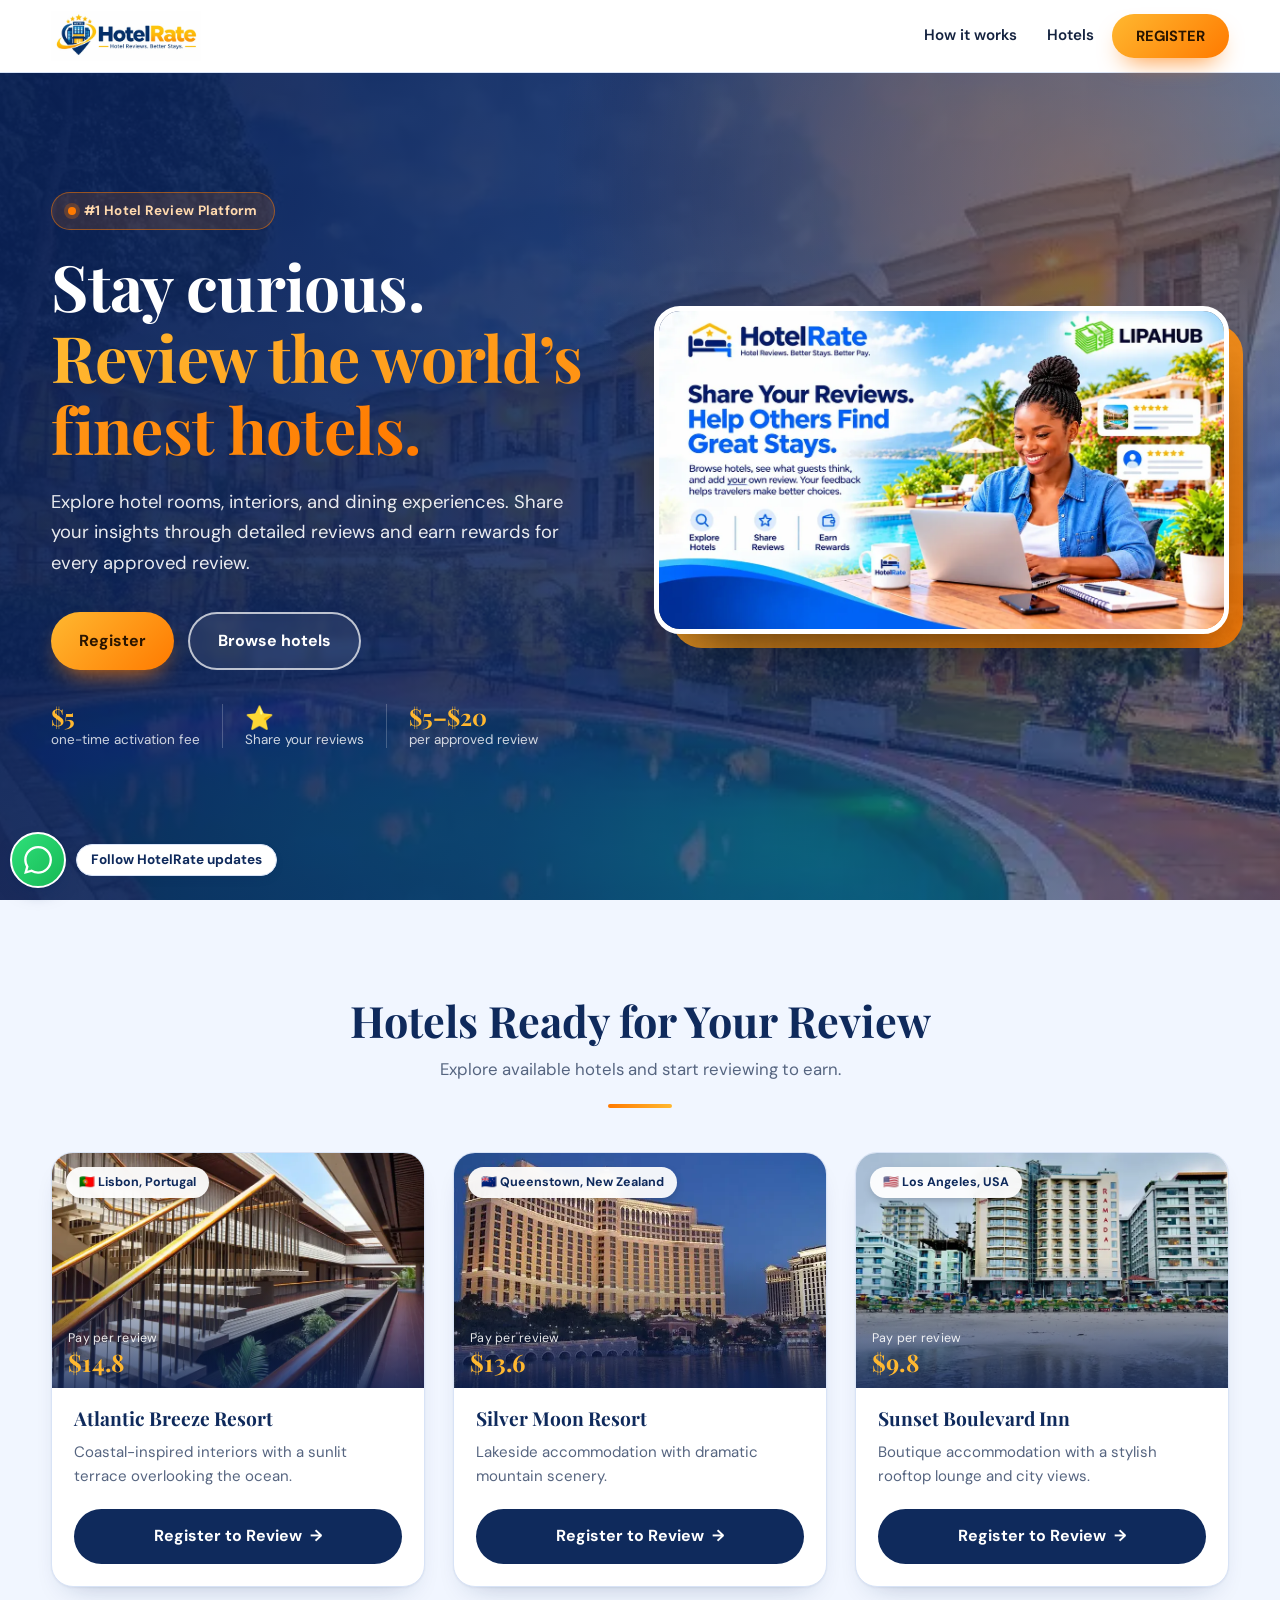
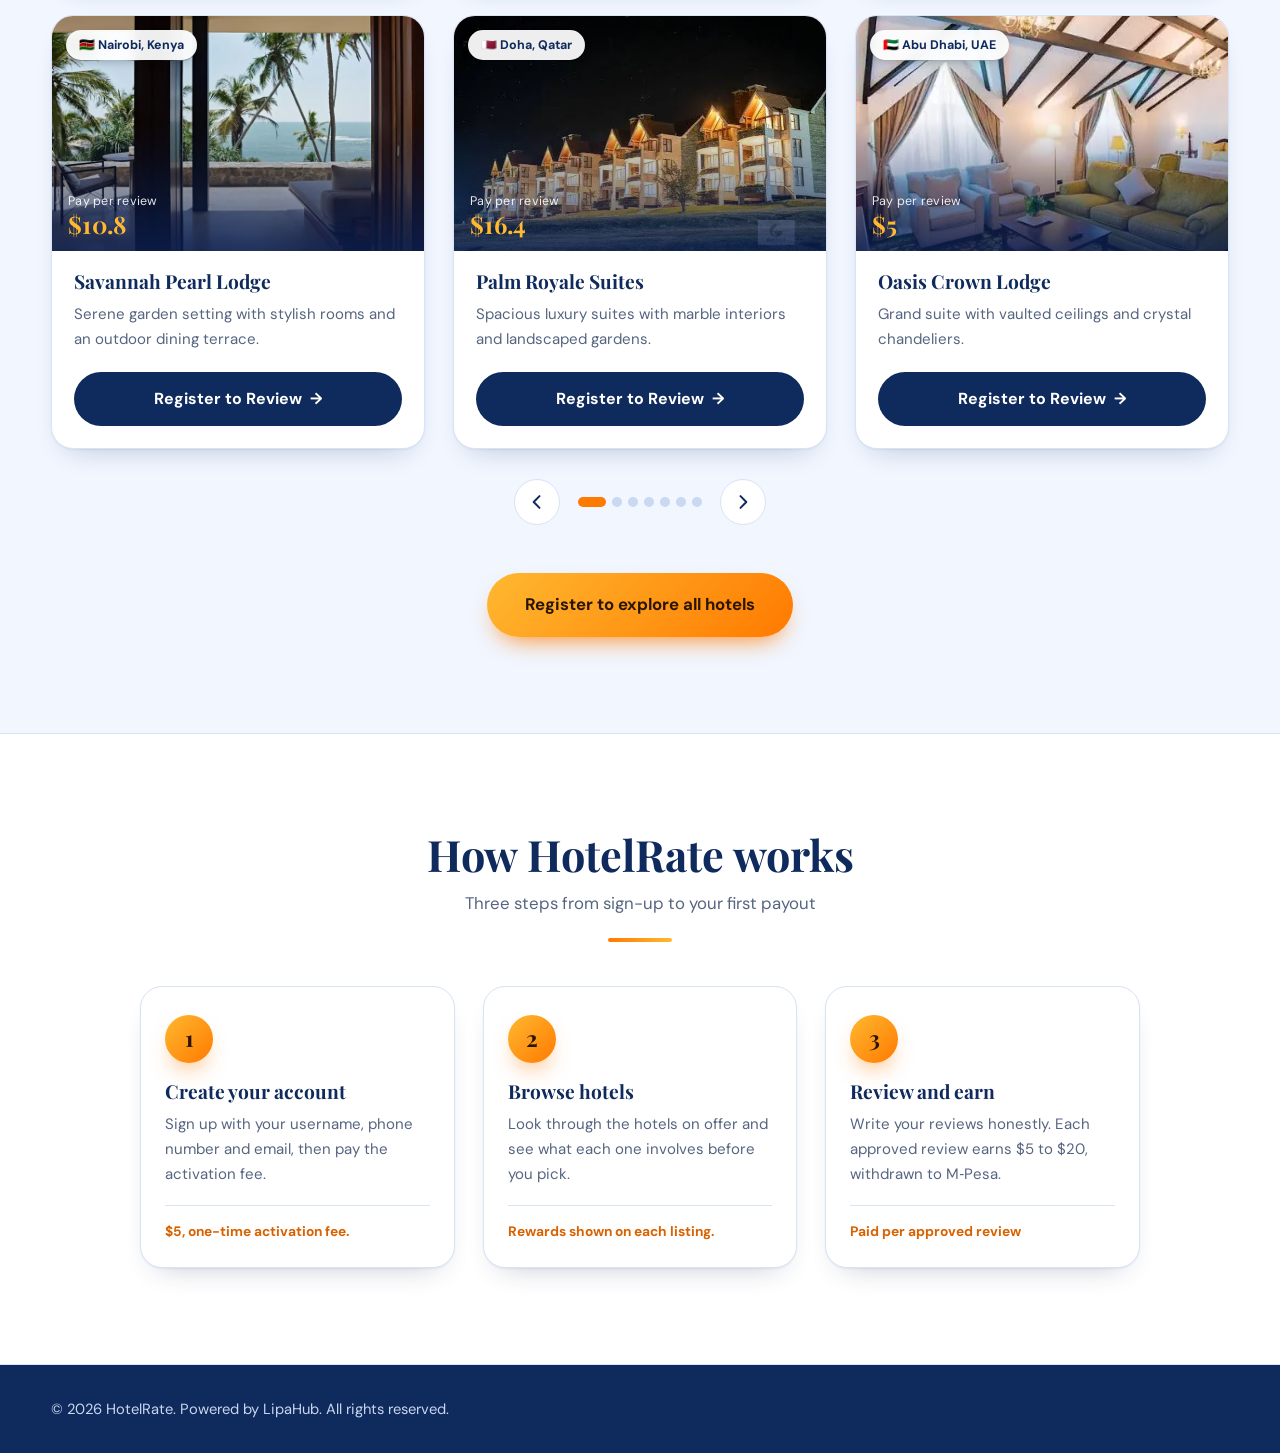
<file: index.html>
<!DOCTYPE html>
<html lang="en">
<head>
<meta charset="UTF-8">
<meta name="viewport" content="width=device-width, initial-scale=1, viewport-fit=cover">
<title>HotelRate | Review hotels and get paid per approved review</title>
<meta name="description" content="HotelRate is a hotel ratings and reviews platform. Explore hotels, rate them, and share your feedback. Eligible members can earn commissions for submitting approved hotel reviews.">
<meta name="theme-color" content="#0f2a5c">
<link rel="icon" type="image/webp" href="assets/favicon-192.webp">
<link rel="apple-touch-icon" href="assets/apple-touch-icon.png">
<link rel="preconnect" href="https://fonts.googleapis.com">
<link rel="preconnect" href="https://fonts.gstatic.com" crossorigin>
<script id="chatway" async="true" src="https://cdn.chatway.app/widget.js?id=70Qw8BX8MmsS"></script>
<link href="https://fonts.googleapis.com/css2?family=DM+Sans:wght@400;500;600;700;800&family=Playfair+Display:wght@600;700&display=swap" rel="stylesheet">
<link rel="preload" as="image" href="assets/hotelrate-hero-banner.webp" type="image/webp" fetchpriority="high">
<link rel="stylesheet" href="css/styles.css">
<link rel="manifest" href="manifest.json">
</head>
<body>
<header class="header">
  <div class="wrap bar">
    <a class="logo" href="#top" aria-label="HotelRate home">
      <img class="logo-img" src="assets/hotel%20review%20logo.webp" alt="HotelRate" width="150" height="50">
    </a>
    <nav class="nav" id="nav" aria-label="Main">
      <a class="nav-link" href="#how-it-works">How it works</a>
      <a class="nav-link" href="#hotels">Hotels</a>
      <button class="btn btn-gold js-register" type="button">REGISTER</button>
    </nav>
  </div>
</header>

<main id="top">
  <section class="hero">
    <div class="hero-bg" aria-hidden="true"></div>
    <div class="wrap hero-grid">
      <div class="hero-copy">
        <p class="kicker">#1 Hotel Review Platform</p>
        <h1>Stay curious. <em>Review the world&rsquo;s finest hotels.</em></h1>
        <p class="lede">Explore hotel rooms, interiors, and dining experiences. Share your insights through detailed reviews and earn rewards for every approved review.</p>
        <div class="actions">
          <button class="btn btn-gold js-register" type="button">Register</button>
          <a class="btn btn-ghost" href="#hotels">Browse hotels</a>
        </div>
        <ul class="terms" aria-label="Key terms">
          <li><b>$5</b><span>one-time activation fee</span></li>
          <li><b>⭐</b><span>Share your reviews</span></li>
          <li><b>$5&ndash;$20</b><span>per approved review</span></li>
        </ul>
      </div>
      <figure class="hero-art">
        <img class="hero-img" src="assets/hotelrate-hero-banner.webp" alt="A smiling woman writing a hotel review on her laptop beside a pool, with the HotelRate and LipaHub logos" width="1200" height="675" fetchpriority="high" decoding="async">
      </figure>
    </div>
  </section>

  <section class="section" id="hotels">
    <div class="wrap">
      <div class="head"><h2>Hotels Ready for Your Review</h2><p>Explore available hotels and start reviewing to earn.</p></div>
      <div class="grid" id="grid" aria-live="off"></div>
      <noscript><p class="noscript">Turn on JavaScript to see the sample hotels, or register directly on <a href="https://lipahub.com/register.php?ref=sydney">LipaHub</a>.</p></noscript>
      <div class="rot">
        <button class="pager" id="prev" type="button" aria-label="Previous hotels">
          <svg viewBox="0 0 24 24" width="20" height="20" fill="none" stroke="currentColor" stroke-width="2.4" stroke-linecap="round" stroke-linejoin="round" aria-hidden="true"><path d="M15 5l-7 7 7 7"/></svg>
        </button>
        <div class="dots" id="dots" role="group" aria-label="Choose a selection"></div>
        <button class="pager" id="next" type="button" aria-label="Next hotels">
          <svg viewBox="0 0 24 24" width="20" height="20" fill="none" stroke="currentColor" stroke-width="2.4" stroke-linecap="round" stroke-linejoin="round" aria-hidden="true"><path d="M9 5l7 7-7 7"/></svg>
        </button>
      </div>
      <div class="explore"><button class="btn btn-gold js-register" type="button">Register to explore all hotels</button></div>
    </div>
  </section>
<!-- HOW IT WORKS -->
  <section class="section section-alt" id="how-it-works">
    <div class="wrap">
      <div class="head">
        <h2>How HotelRate works</h2>
        <p>Three steps from sign-up to your first payout</p>
      </div>
      <ol class="steps">
        <li class="step">
          <span class="step-no" aria-hidden="true">1</span>
          <h3>Create your account</h3>
          <p>Sign up with your username, phone number and email, then pay the activation fee.</p>
          <p class="step-note">$5, one-time activation fee.</p>
        </li>
        <li class="step">
          <span class="step-no" aria-hidden="true">2</span>
          <h3>Browse hotels</h3>
          <p>Look through the hotels on offer and see what each one involves before you pick.</p>
          <p class="step-note">Rewards shown on each listing.</p>
        </li>
        <li class="step">
          <span class="step-no" aria-hidden="true">3</span>
          <h3>Review and earn</h3>
          <p>Write your reviews honestly. Each approved review earns $5 to $20, withdrawn to M&#8209;Pesa.</p>
          <p class="step-note">Paid per approved review</p>
        </li>
      </ol>
    </div>
  </section>
</main>

<footer class="footer"><div class="wrap foot">
  <span>&copy; <span id="year"></span> HotelRate. Powered by LipaHub. All rights reserved.</span>
</div></footer>

<div class="fab-stack" id="fabStack">
  <a class="fab fab-wa" href="https://whatsapp.com/channel/0029VbD0NZf0VycJyk85mq16" target="_blank" rel="noopener noreferrer" aria-label="Follow HotelRate WhatsApp Channel">
    <span class="fab-icon"><svg viewBox="0 0 24 24" width="26" height="26" fill="currentColor" aria-hidden="true"><path d="M20.52 3.48A11.82 11.82 0 0 0 12.05 0C5.5 0 .16 5.34.16 11.89c0 2.1.55 4.14 1.59 5.95L.06 24l6.3-1.65a11.9 11.9 0 0 0 5.69 1.45h.01c6.55 0 11.89-5.34 11.89-11.89a11.82 11.82 0 0 0-3.43-8.43ZM12.06 21.8h-.01a9.87 9.87 0 0 1-5.03-1.38l-.36-.21-3.74.98 1-3.65-.24-.37a9.86 9.86 0 0 1-1.51-5.27c0-5.45 4.44-9.89 9.89-9.89a9.83 9.83 0 0 1 6.99 2.9 9.83 9.83 0 0 1 2.89 6.99c0 5.45-4.44 9.89-9.88 9.89Z"/></svg></span>
    <span class="fab-label" id="wa-label">Follow HotelRate updates</span>
  </a>
  <div class="install-slot">
    <div class="install-tip" id="installTip" role="status" hidden>
      <b>Install HotelRate</b>
      <span>Tap the Share button in Safari, then choose &ldquo;Add to Home Screen&rdquo;.</span>
    </div>
    <button class="fab fab-install install-btn" id="installBtn" type="button" hidden>
      <span class="fab-icon"><svg viewBox="0 0 24 24" width="24" height="24" fill="none" stroke="currentColor" stroke-width="2.3" stroke-linecap="round" stroke-linejoin="round" aria-hidden="true"><path d="M12 3v12m0 0l-4-4m4 4l4-4M5 20h14"/></svg></span>
      <span class="fab-label">Install app</span>
    </button>
  </div>
</div>

<div class="modal-back" id="modal" hidden>
  <div class="modal" role="dialog" aria-modal="true" aria-labelledby="mTitle">
    <button class="close" id="close" type="button" aria-label="Close">&times;</button>
    <h2 id="mTitle">Registration process</h2>
    <p class="mlead" id="mHotel"></p>
    <ol class="regsteps compact" id="mSteps"></ol>
    <a class="btn btn-gold block" href="https://lipahub.com/register.php?ref=sydney" target="_blank" rel="noopener">Continue to Register</a>
  </div>
</div>
<script src="js/ref.js"></script>
<script src="js/data.js"></script>
<script src="js/app.js"></script>
<script>
  if ("serviceWorker" in navigator) {
    window.addEventListener("load", () => navigator.serviceWorker.register("sw.js").catch(() => {}));
  }
</script>
</body>
</html>
</file>
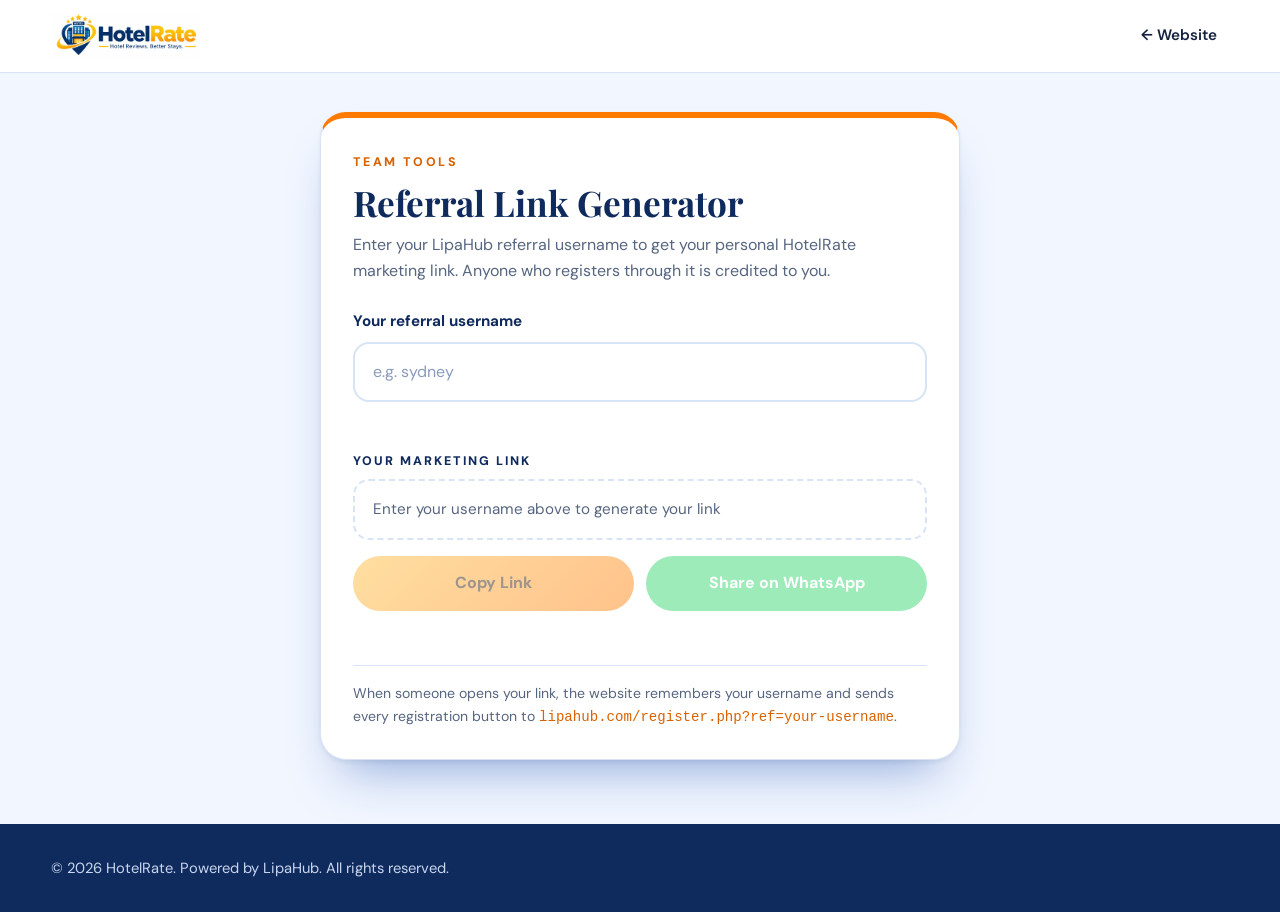
<file: tools.html>
<!DOCTYPE html>
<html lang="en">
<head>
<meta charset="UTF-8">
<meta name="viewport" content="width=device-width, initial-scale=1, viewport-fit=cover">
<title>Referral Link Generator | HotelRate Team Tools</title>
<meta name="robots" content="noindex, nofollow">
<meta name="theme-color" content="#0f2a5c">
<link rel="icon" type="image/webp" href="/assets/favicon-192.webp">
<link rel="apple-touch-icon" href="/assets/apple-touch-icon.png">
<link rel="preconnect" href="https://fonts.googleapis.com">
<link rel="preconnect" href="https://fonts.gstatic.com" crossorigin>
<link href="https://fonts.googleapis.com/css2?family=DM+Sans:wght@400;500;600;700;800&family=Playfair+Display:wght@600;700&display=swap" rel="stylesheet">
<link rel="stylesheet" href="/css/styles.css">
<link rel="stylesheet" href="/css/tools.css">
</head>
<body>
<header class="header">
  <div class="wrap bar">
    <a class="logo" href="/" aria-label="HotelRate home">
      <img class="logo-img" src="/assets/hotel%20review%20logo.webp" alt="HotelRate" width="150" height="50">
    </a>
    <nav class="nav" aria-label="Main">
      <a class="back-link" href="/">&larr; Website</a>
    </nav>
  </div>
</header>

<main class="tools-main">
  <div class="wrap">
    <section class="tools-card" aria-labelledby="toolTitle">
      <p class="tools-eyebrow">Team tools</p>
      <h1 id="toolTitle">Referral Link Generator</h1>
      <p class="lead">Enter your LipaHub referral username to get your personal HotelRate marketing link. Anyone who registers through it is credited to you.</p>

      <label class="field-label" for="refInput">Your referral username</label>
      <input class="field" id="refInput" type="text" inputmode="text" autocomplete="off" autocapitalize="none" autocorrect="off" spellcheck="false" maxlength="40" placeholder="e.g. sydney" aria-describedby="refHint">
      <p class="field-hint" id="refHint" role="status" aria-live="polite"></p>

      <div class="result">
        <p class="result-label">Your marketing link</p>
        <div class="link-box is-empty" id="linkBox" aria-live="polite">Enter your username above to generate your link</div>
        <div class="actions">
          <button class="btn btn-gold" id="copyBtn" type="button" disabled>Copy Link</button>
          <a class="btn btn-wa is-disabled" id="waBtn" aria-disabled="true">Share on WhatsApp</a>
        </div>
        <p class="copy-status" id="copyStatus" role="status" aria-live="polite"></p>
      </div>

      <p class="tools-note">
        When someone opens your link, the website remembers your username and sends every
        registration button to <code>lipahub.com/register.php?ref=your-username</code>.
      </p>
    </section>
  </div>
</main>

<footer class="footer"><div class="wrap foot">
  <span>&copy; <span id="year"></span> HotelRate. Powered by LipaHub. All rights reserved.</span>
</div></footer>
<script src="/js/tools.js"></script>
</body>
</html>
</file>
<file: css/styles.css>
/* ===== HotelRate styles ===== */
:root{
  --orange:#ff7a00;--orange-d:#d96200;--sun:#ffb830;
  --navy:#0f2a5c;--navy-2:#1e4fb0;
  --bg:#f1f6ff;--tint:#e4eeff;--card:#fff;
  --text:#14223f;--mute:#566580;--line:#d8e3f6;--wa:#25d366;--blue:var(--navy-2);--blue-d:var(--navy);
  --r:22px;
  --sh:0 1px 2px rgba(15,42,92,.06),0 14px 30px -18px rgba(15,42,92,.32);
  --sh-lg:0 2px 4px rgba(15,42,92,.07),0 30px 50px -24px rgba(30,79,176,.5);
}
*{box-sizing:border-box}
html{scroll-behavior:smooth;scroll-padding-top:84px}
body{margin:0;font-family:"DM Sans",Arial,sans-serif;background:var(--bg);color:var(--text);line-height:1.65;-webkit-font-smoothing:antialiased}
h1,h2,h3{font-family:"Playfair Display",Georgia,serif;line-height:1.12;margin:0}
a{color:inherit}
img{max-width:100%;display:block}
:focus-visible{outline:3px solid var(--orange);outline-offset:3px}
.wrap{width:min(1180px,92%);margin:auto}

/* Buttons */
.btn{display:inline-flex;justify-content:center;align-items:center;gap:8px;border:0;border-radius:999px;padding:14px 28px;font:inherit;font-weight:700;text-decoration:none;cursor:pointer;transition:transform .18s,box-shadow .18s,background .18s,color .18s}
.btn:hover{transform:translateY(-2px)}
.btn:active{transform:translateY(0)}
.btn-gold{background:linear-gradient(135deg,var(--sun),var(--orange));color:#2a1500;box-shadow:0 12px 26px -12px var(--orange)}
.btn-gold:hover{box-shadow:0 16px 30px -12px var(--orange)}
.btn-ink{background:var(--navy);color:#fff;width:100%}
.btn-ink:hover{background:var(--orange);color:#fff}
.btn-ink::after{content:"\2192";transition:transform .18s}
.btn-ink:hover::after{transform:translateX(4px)}
.btn-ghost{border:2px solid #ffffffb3;color:#fff;background:#ffffff14;backdrop-filter:blur(4px)}
.btn-ghost:hover{background:#ffffff2e;border-color:#fff}
.block{display:flex;width:100%;margin-top:12px}

/* Header */
.header{position:fixed;top:0;left:0;right:0;z-index:30;padding-top:env(safe-area-inset-top,0px);background:#fff;border-bottom:1px solid var(--line);transition:box-shadow .25s}
.header.solid{box-shadow:0 8px 28px -14px rgba(15,42,92,.35)}
.bar{display:flex;align-items:center;justify-content:space-between;height:72px}
.logo{display:flex;align-items:center;text-decoration:none}
.logo-img{height:50px;width:auto;object-fit:contain}
.nav{display:flex;align-items:center;gap:6px}
.nav .btn{padding:10px 24px;font-size:.92rem}
.nav-link{padding:10px 12px;border-radius:10px;text-decoration:none;font-weight:600;font-size:.95rem;color:var(--text)}
.nav-link:hover{background:var(--tint);color:var(--orange-d)}

/* Hero */
.hero{position:relative;min-height:100vh;min-height:100svh;display:flex;align-items:center;color:#fff;padding:130px 0 90px;background:var(--navy);overflow:hidden}
.hero-bg{position:absolute;inset:0;background:
  radial-gradient(60% 70% at 85% 20%,rgba(255,122,0,.28),transparent 70%),
  linear-gradient(105deg,rgba(10,32,84,.95) 0%,rgba(14,42,100,.85) 48%,rgba(20,60,130,.5) 100%),
  url("../assets/hotel%206.webp") center/cover no-repeat}
.hero-grid{position:relative;display:grid;grid-template-columns:1fr 1.05fr;gap:56px;align-items:center}
.kicker{display:inline-flex;align-items:center;gap:8px;margin:0 0 20px;padding:7px 16px;border-radius:999px;background:#ff7a0026;border:1px solid #ff7a0080;color:#ffd9ae;font-weight:700;font-size:.84rem;letter-spacing:.02em}
.kicker::before{content:"";width:8px;height:8px;border-radius:50%;background:var(--orange);box-shadow:0 0 0 4px #ff7a0040}
.hero h1{font-size:clamp(2.4rem,5vw,4rem);letter-spacing:-.01em}
.hero h1 em{font-style:normal;background:linear-gradient(120deg,var(--sun),var(--orange));-webkit-background-clip:text;background-clip:text;color:transparent}
.lede{font-size:1.15rem;color:#fff;opacity:.9;max-width:32em;margin:22px 0 34px}
.actions{display:flex;flex-wrap:wrap;gap:14px}
.terms{list-style:none;margin:34px 0 0;padding:0;display:grid;grid-template-columns:repeat(3,auto);justify-content:start;gap:0}
.terms li{padding:0 22px;border-left:1px solid #ffffff38;display:flex;flex-direction:column}
.terms li:first-child{padding-left:0;border-left:0}
.terms b{font-family:"Playfair Display",Georgia,serif;font-size:1.45rem;color:var(--sun);line-height:1.15}
.terms span{font-size:.84rem;color:#ffffffcc;line-height:1.3}
.hero-art{margin:0;position:relative}
.hero-art::before{content:"";position:absolute;inset:18px -14px -14px 18px;border-radius:30px;background:linear-gradient(135deg,var(--sun),var(--orange));opacity:.9;z-index:0}
.hero-img{position:relative;z-index:1;width:100%;height:auto;border-radius:26px;border:5px solid #fff;box-shadow:0 40px 70px -30px rgba(0,0,0,.7)}

/* Section + heading */
.section{padding:96px 0}
.head{margin:0 auto 44px;max-width:40em;text-align:center}
.head h2{font-size:clamp(1.9rem,3.4vw,2.7rem);color:var(--navy)}
.head p{color:var(--mute);margin:12px 0 0;font-size:1.05rem}
.head::after{content:"";display:block;width:64px;height:4px;background:linear-gradient(90deg,var(--orange),var(--sun));margin:20px auto 0;border-radius:2px}

/* Hotel cards */
.grid{display:grid;grid-template-columns:repeat(3,1fr);gap:28px;transition:opacity .35s,transform .35s}
.grid.out{opacity:0;transform:translateY(10px)}
.card{background:var(--card);border:1px solid var(--line);border-radius:var(--r);overflow:hidden;display:flex;flex-direction:column;box-shadow:var(--sh);animation:pop .55s backwards;animation-delay:calc(var(--i)*70ms);transition:transform .25s,box-shadow .25s}
.card:hover{transform:translateY(-6px);box-shadow:var(--sh-lg)}
@keyframes pop{from{opacity:0;transform:translateY(18px) scale(.97)}to{opacity:1;transform:none}}
.media{position:relative;height:235px;background:linear-gradient(135deg,var(--navy),var(--navy-2));overflow:hidden}
.media img{width:100%;height:100%;object-fit:cover;transition:transform .7s}
.card:hover .media img{transform:scale(1.07)}
.media::after{content:"";position:absolute;inset:0;background:linear-gradient(0deg,rgba(10,32,84,.82),transparent 55%);pointer-events:none}
.pill{position:absolute;top:14px;left:14px;z-index:1;background:#ffffffee;color:var(--navy);border-radius:999px;padding:5px 13px;font-size:.78rem;font-weight:700;backdrop-filter:blur(6px);box-shadow:0 4px 12px -4px rgba(0,0,0,.3)}
.chip-pay{position:absolute;left:16px;bottom:13px;z-index:1;color:#ffffffe6;font-size:.78rem;letter-spacing:.02em}
.chip-pay b{display:block;font-family:"Playfair Display",serif;font-size:1.5rem;color:var(--sun);line-height:1.1}
.body{padding:20px 22px 22px;display:flex;flex-direction:column;flex:1}
.top{display:flex;justify-content:space-between;gap:12px;align-items:flex-start}
.card h3{font-size:1.2rem;color:var(--navy)}
.rate{display:none;flex:none;background:var(--tint);color:var(--orange-d);border-radius:999px;padding:3px 11px;font-weight:800;font-size:.85rem;white-space:nowrap}
.rate::before{content:"\2605 "}
.desc{color:var(--mute);font-size:.94rem;margin:10px 0 20px;flex:1}

/* Rotation controls */
.rot{display:flex;justify-content:center;align-items:center;margin-top:30px;gap:18px}
.dots{display:flex;gap:6px;align-items:center}
.pager{width:46px;height:46px;border-radius:50%;border:1px solid var(--line);background:#fff;color:var(--navy);display:grid;place-items:center;cursor:pointer;flex:none;transition:background .15s,color .15s,transform .15s}
.pager:hover{background:var(--orange);color:#fff;border-color:var(--orange);transform:translateY(-1px)}
.pager:focus-visible{outline:3px solid var(--navy);outline-offset:2px}
.dots button{position:relative;width:10px;height:10px;border-radius:999px;border:0;background:#c9d9f2;cursor:pointer;padding:0;transition:width .25s,background .25s}
.dots button::before{content:"";position:absolute;inset:-17px -5px}
.dots button:hover{background:var(--sun)}
.dots button[aria-current="true"]{background:var(--orange);width:28px}
.explore{text-align:center;margin-top:48px}
.explore .btn{padding:18px 38px;font-size:1.05rem}

/* How it works */
.section-alt{background:#fff;border-block:1px solid var(--line)}
.steps{list-style:none;margin:0 auto;padding:0;max-width:1000px;display:grid;grid-template-columns:repeat(3,1fr);gap:28px;counter-reset:none}
.step{position:relative;display:flex;flex-direction:column;background:var(--card);border:1px solid var(--line);border-radius:var(--r);padding:28px 24px 24px;box-shadow:var(--sh);transition:transform .25s,box-shadow .25s}
.step:hover{transform:translateY(-6px);box-shadow:var(--sh-lg)}
.step-no{display:grid;place-items:center;width:48px;height:48px;border-radius:50%;margin-bottom:18px;background:linear-gradient(135deg,var(--sun),var(--orange));color:#2a1500;font-family:"Playfair Display",Georgia,serif;font-size:1.4rem;font-weight:700;box-shadow:0 12px 26px -12px var(--orange)}
.step h3{font-size:1.2rem;color:var(--navy)}
.step p{color:var(--mute);font-size:.94rem;margin:10px 0 0;flex:1}
.step .step-note{flex:none;margin-top:18px;padding-top:14px;border-top:1px solid var(--line);color:var(--orange-d);font-weight:700;font-size:.86rem}
.noscript{text-align:center;color:var(--mute);margin-top:20px}

/* Footer */
.footer{background:var(--navy);color:#c9d6f0;padding:32px 0;font-size:.92rem}
.foot{display:grid;gap:10px}
.disclose{max-width:52em;font-size:.86rem;color:#a9bde6;margin:0}

/* ===== Floating action stack (bottom-left, clear of the support chat button) =====
   WhatsApp sits above Install app. When Install is hidden (app installed)
   the WhatsApp row drops into its place. Each row = round icon + small caption. */
.fab-stack{position:fixed;left:10px;bottom:calc(12px + env(safe-area-inset-bottom,0px));z-index:40;display:flex;flex-direction:column;align-items:flex-start;gap:10px;pointer-events:none}
.install-slot{position:relative;display:flex}
.install-slot:has(.install-btn[hidden]){display:none}

.fab{pointer-events:auto;display:inline-flex;align-items:center;gap:10px;padding:0;margin:0;background:none;border:0;font:inherit;text-decoration:none;cursor:pointer;color:inherit;-webkit-tap-highlight-color:transparent;animation:fabIn .45s cubic-bezier(.2,.9,.3,1) both}
.fab-icon svg{width:28px;height:28px}
.fab-icon{display:grid;place-items:center;flex:none;width:56px;height:56px;border-radius:50%;color:#fff;border:2px solid #fff;box-shadow:0 8px 18px -6px rgba(15,42,92,.55),0 2px 4px rgba(15,42,92,.15);transition:transform .2s,box-shadow .2s,filter .2s}
.fab-wa .fab-icon{background:linear-gradient(135deg,#2fe07a,#17b955)}
.fab-install .fab-icon{background:linear-gradient(135deg,#2b5fd0,var(--navy-2))}
.fab-label{padding:7px 14px;background:#fff;color:var(--navy);border:1px solid var(--line);border-radius:999px;font-size:.85rem;font-weight:700;line-height:1.2;white-space:nowrap;box-shadow:0 4px 12px -6px rgba(15,42,92,.45);transition:transform .2s,box-shadow .2s,max-width .35s ease,opacity .25s ease,padding .35s ease,border-width .35s ease;max-width:220px;overflow:hidden}
.fab:hover .fab-icon{transform:translateY(-2px) scale(1.05);filter:brightness(1.06)}
.fab:hover .fab-label{box-shadow:0 6px 14px -6px rgba(15,42,92,.55)}
/* After a few seconds the captions fold away so only the circles remain; hover/focus brings them back */
.fab-stack.compact .fab:not(:hover):not(:focus-visible) .fab-label{max-width:0;opacity:0;padding-left:0;padding-right:0;border-width:0;margin-left:-8px}
.fab:active .fab-icon{transform:none}
.fab:focus-visible{outline:none}
.fab:focus-visible .fab-icon{outline:3px solid var(--orange);outline-offset:2px}
@keyframes fabIn{from{opacity:0;transform:translateX(-10px) scale(.96)}to{opacity:1;transform:none}}

.install-btn[hidden],.install-tip[hidden]{display:none}
.install-tip{position:absolute;left:0;bottom:calc(100% + 10px);width:max-content;max-width:250px;background:#fff;border:1px solid var(--line);border-radius:14px;padding:12px 14px;font-size:.86rem;line-height:1.45;color:var(--mute);box-shadow:0 10px 26px -10px rgba(15,42,92,.45);animation:rise .25s ease-out;pointer-events:auto}
.install-tip b{display:block;color:var(--blue-d);margin-bottom:2px}

@media(max-width:640px){
  .nav-link{display:none}
  .terms{grid-template-columns:1fr;gap:12px}
  .terms li{flex-direction:row;align-items:baseline;gap:10px;padding:0;border-left:0}
  .faq details p{padding-right:0}
  .fab-stack{left:10px;bottom:calc(10px + env(safe-area-inset-bottom,0px));gap:8px}
  .fab-icon{width:50px;height:50px}
  .fab-label{font-size:.78rem;padding:6px 12px}
  .rot{gap:12px}
}
@media(prefers-reduced-motion:reduce){.fab,.fab-icon,.fab-label{transition:none;animation:none}}

/* Modal */
.modal-back{position:fixed;inset:0;background:#0a1f4ecc;backdrop-filter:blur(5px);z-index:60;display:grid;place-items:center;padding:16px;overflow:auto;animation:fade .2s}
.modal-back[hidden]{display:none}
@keyframes fade{from{opacity:0}to{opacity:1}}
.modal{position:relative;width:min(560px,100%);background:var(--card);border-radius:26px;padding:34px 32px 30px;border-top:6px solid var(--orange);box-shadow:0 40px 80px -30px #000;animation:rise .3s cubic-bezier(.2,.9,.3,1)}
@keyframes rise{from{opacity:0;transform:translateY(20px) scale(.97)}to{opacity:1;transform:none}}
.modal h2{font-size:1.65rem;padding-right:34px;color:var(--navy)}
.mlead{color:var(--mute);margin:8px 0 0}
.close{position:absolute;top:16px;right:16px;width:36px;height:36px;border-radius:50%;border:0;background:var(--tint);color:var(--navy);font-size:22px;line-height:1;cursor:pointer;transition:background .15s,color .15s}
.close:hover{background:var(--orange);color:#fff}
.regsteps{list-style:none;margin:22px 0 8px;padding:0;counter-reset:step;display:grid;gap:12px}
.regsteps li{counter-increment:step;display:grid;grid-template-columns:34px 1fr;column-gap:14px;align-items:start;padding:12px 14px;background:var(--bg);border:1px solid var(--line);border-radius:14px}
.regsteps li::before{content:counter(step);grid-row:1/3;width:34px;height:34px;border-radius:50%;display:grid;place-items:center;background:linear-gradient(135deg,var(--sun),var(--orange));color:#2a1500;font-weight:800}
.regsteps b{color:var(--navy);line-height:1.3}
.regsteps span{color:var(--mute);font-size:.9rem;line-height:1.45}

/* Responsive */
@media(max-width:960px){
  .hero{min-height:auto;padding:116px 0 72px}
  .hero-grid{grid-template-columns:1fr;gap:44px}
  .hero-art{max-width:640px}
  .grid{grid-template-columns:1fr 1fr}
  .steps{grid-template-columns:1fr;max-width:560px}
  .faq-wrap{grid-template-columns:1fr;gap:28px}
  .step:not(:last-child)::after{display:none}
}
@media(max-width:640px){
  .bar{height:64px}.logo-img{height:42px}
  .nav .btn{padding:9px 18px;font-size:.88rem}
  html{scroll-padding-top:72px}
  .hero{padding:96px 0 56px}.hero-bg{background-position:center,center,65% center}
  .actions{flex-direction:column;gap:12px;width:100%}
  .actions .btn{width:100%;min-height:52px;padding:0 24px;font-size:1rem}
  .btn-ghost{background:#ffffff1f;border-width:1.5px}
    .lede{font-size:1.05rem;margin:18px 0 26px}
  .kicker{font-size:.8rem;padding:6px 14px}
  .card .btn-ink{min-height:50px;padding:0 20px}
  .explore .btn{width:100%;padding:0 24px;min-height:56px;font-size:1rem}
  .modal .btn,.modal .channelBtn{min-height:50px}
  .grid{grid-template-columns:1fr}
  .section{padding:64px 0}
  .rot{justify-content:center}
  .modal{padding:30px 20px 24px}
  .foot{justify-content:center;text-align:center}
}
@media(prefers-reduced-motion:reduce){*{transition:none!important;animation:none!important}html{scroll-behavior:auto}}
</file>
<file: css/tools.css>
/* HotelRate team tools – extends styles.css (same palette, fonts, buttons) */
.tools-main{padding:112px 0 64px;min-height:calc(100vh - 100px)}
.tools-card{width:min(640px,100%);margin:0 auto;background:var(--card);border:1px solid var(--line);border-top:6px solid var(--orange);border-radius:26px;padding:34px 32px 30px;box-shadow:var(--sh-lg)}
.tools-eyebrow{font-size:.78rem;font-weight:800;letter-spacing:2.4px;text-transform:uppercase;color:var(--orange-d);margin:0 0 10px}
.tools-card h1{font-size:clamp(1.6rem,5vw,2.2rem);color:var(--navy);margin-bottom:10px}
.tools-card .lead{color:var(--mute);margin:0 0 24px}
.field-label{display:block;font-weight:700;color:var(--navy);margin-bottom:8px;font-size:.95rem}
.field{width:100%;padding:15px 18px;border-radius:16px;border:2px solid var(--line);background:#fff;color:var(--text);font:inherit;font-size:1rem;transition:border-color .2s,box-shadow .2s}
.field::placeholder{color:#8a9bbd}
.field:focus{outline:none;border-color:var(--orange);box-shadow:0 0 0 4px rgba(255,122,0,.18)}
.field-hint{min-height:1.5em;margin:8px 0 0;font-size:.85rem;color:var(--mute)}
.field-hint.warn{color:var(--orange-d);font-weight:600}
.result{margin-top:20px}
.result-label{font-size:.78rem;font-weight:800;letter-spacing:2px;text-transform:uppercase;color:var(--navy);margin:0 0 8px}
.link-box{padding:16px 18px;border-radius:16px;border:2px dashed var(--orange);background:var(--tint);color:var(--navy);font-family:ui-monospace,SFMono-Regular,Menlo,Consolas,monospace;font-size:.95rem;word-break:break-all;overflow-wrap:anywhere;min-height:58px}
.link-box.is-empty{color:var(--mute);border-color:var(--line);background:#fff;font-family:inherit}
.actions{display:flex;gap:12px;margin-top:16px}
.actions .btn{flex:1 1 0;min-height:52px}
.btn-wa{background:var(--wa);color:#fff;box-shadow:0 12px 26px -12px var(--wa)}
.btn[disabled],.btn.is-disabled{opacity:.45;pointer-events:none;box-shadow:none;transform:none}
.copy-status{min-height:1.5em;margin:12px 0 0;font-weight:700;font-size:.92rem;color:#15803d}
.tools-note{margin:20px 0 0;padding-top:16px;border-top:1px solid var(--line);font-size:.88rem;color:var(--mute)}
.tools-note code{color:var(--orange-d);word-break:break-all}
.back-link{padding:10px 12px;border-radius:10px;text-decoration:none;font-weight:600;font-size:.95rem;color:var(--text)}
.back-link:hover{background:var(--tint);color:var(--orange-d)}
@media(max-width:640px){
  .tools-main{padding:92px 0 40px}
  .tools-card{padding:26px 20px 24px;border-radius:22px}
  .actions{flex-direction:column}
}
</file>
